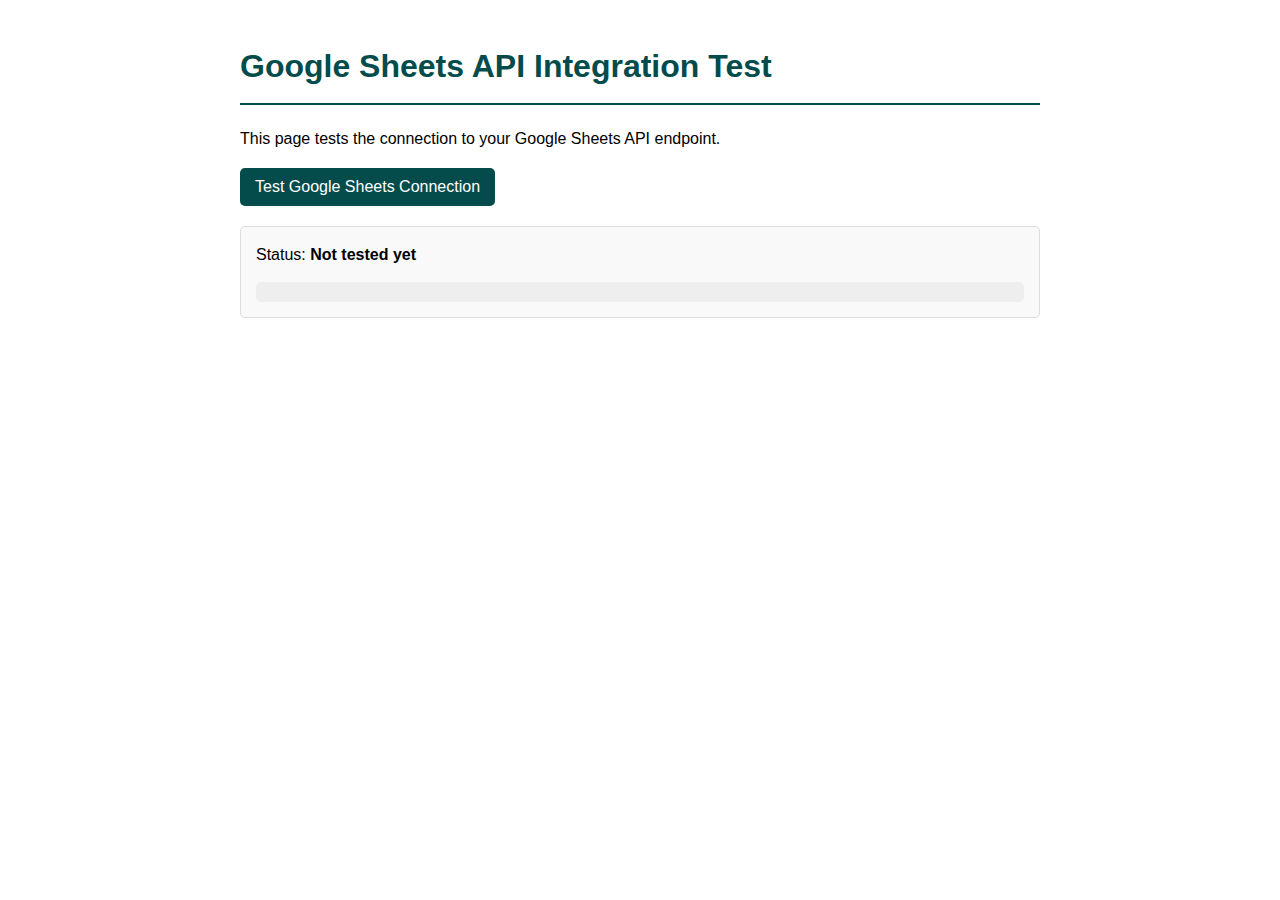
<file: test-sheets-integration.html>
<!DOCTYPE html>
<html lang="en">
<head>
    <meta charset="UTF-8">
    <meta name="viewport" content="width=device-width, initial-scale=1.0">
    <title>Google Sheets API Test</title>
    <style>
        body {
            font-family: Arial, sans-serif;
            line-height: 1.6;
            max-width: 800px;
            margin: 0 auto;
            padding: 20px;
        }
        h1 {
            color: #044c4c;
            border-bottom: 2px solid #044c4c;
            padding-bottom: 10px;
        }
        .container {
            margin-top: 20px;
        }
        #testButton {
            background-color: #044c4c;
            color: white;
            border: none;
            padding: 10px 15px;
            border-radius: 5px;
            cursor: pointer;
            font-size: 16px;
        }
        #testButton:hover {
            background-color: #033535;
        }
        .result {
            margin-top: 20px;
            padding: 15px;
            border: 1px solid #ddd;
            border-radius: 5px;
            background-color: #f9f9f9;
        }
        #status {
            font-weight: bold;
        }
        .success {
            color: green;
        }
        .error {
            color: red;
        }
        #responseData {
            max-height: 300px;
            overflow: auto;
            margin-top: 15px;
            padding: 10px;
            background-color: #eee;
            border-radius: 5px;
            font-family: monospace;
            white-space: pre-wrap;
        }
        #loadingIndicator {
            display: none;
            margin-top: 15px;
        }
        .loader {
            border: 5px solid #f3f3f3;
            border-top: 5px solid #044c4c;
            border-radius: 50%;
            width: 30px;
            height: 30px;
            animation: spin 2s linear infinite;
            display: inline-block;
            vertical-align: middle;
            margin-right: 10px;
        }
        @keyframes spin {
            0% { transform: rotate(0deg); }
            100% { transform: rotate(360deg); }
        }
    </style>
</head>
<body>
    <h1>Google Sheets API Integration Test</h1>
    
    <div class="container">
        <p>This page tests the connection to your Google Sheets API endpoint.</p>
        
        <button id="testButton">Test Google Sheets Connection</button>
        
        <div id="loadingIndicator">
            <div class="loader"></div> Testing connection...
        </div>
        
        <div class="result">
            <div>Status: <span id="status">Not tested yet</span></div>
            <div id="responseData"></div>
        </div>
    </div>
    
    <script>
        document.getElementById('testButton').addEventListener('click', testConnection);
        
        function testConnection() {
            const status = document.getElementById('status');
            const responseData = document.getElementById('responseData');
            const loadingIndicator = document.getElementById('loadingIndicator');
            
            // Reset status
            status.textContent = 'Testing...';
            status.className = '';
            responseData.textContent = '';
            
            // Show loading indicator
            loadingIndicator.style.display = 'block';
            
            // Construct the URL parts for security
            const urlParts = [
                'https://script.google.com/macros/s/',
                'AKfycbyfdSOU43czlvM7P13yMwjG5KQCcpxp3pn1K47JVP_-3ft93qKN364Z9wr5gcZ_lIgXNA/exec'
            ];
            
            // Add a cache buster parameter
            const url = `${urlParts.join('')}?t=${new Date().getTime()}`;
            console.log('Request URL:', url);
            
            // Make the request
            fetch(url, {
                method: 'GET',
                headers: {
                    'Accept': 'application/json',
                    'Cache-Control': 'no-store, must-revalidate',
                    'Pragma': 'no-cache',
                    'Expires': '0'
                },
                mode: 'cors',
                credentials: 'omit'
            })
            .then(response => {
                console.log('Response status:', response.status);
                console.log('Response headers:', response.headers);
                
                if (!response.ok) {
                    throw new Error(`HTTP error! Status: ${response.status}`);
                }
                return response.json();
            })
            .then(data => {
                // Hide loading indicator
                loadingIndicator.style.display = 'none';
                
                // Update status and display data
                status.textContent = 'SUCCESS!';
                status.className = 'success';
                
                // Create a formatted view of the data
                const formattedData = JSON.stringify(data, null, 2);
                responseData.textContent = formattedData;
                
                console.log('API Response:', data);
            })
            .catch(error => {
                // Hide loading indicator
                loadingIndicator.style.display = 'none';
                
                // Update status with error
                status.textContent = `ERROR: ${error.message}`;
                status.className = 'error';
                
                // Add troubleshooting information
                responseData.innerHTML = `
                    <strong>Failed to connect to the Google Sheets API.</strong><br><br>
                    <strong>Troubleshooting steps:</strong><br>
                    1. Make sure you're logged into your Google account<br>
                    2. Check your Google Apps Script deployment settings:<br>
                       - Execute as: "Me" (your Google account)<br>
                       - Who has access: "Anyone"<br>
                    3. Verify that your Google Sheet has the correct structure with columns:<br>
                       - id, title, department, location, salary, jobType, postedDate, description, requirements, active<br>
                    4. Check that the ALLOWED_ORIGINS in your Apps Script includes:<br>
                       - The domain you're accessing from (${window.location.origin})<br>
                    <br>
                    <strong>Error details:</strong> ${error.toString()}<br>
                    <strong>Check the console (F12) for more details.</strong>
                `;
                
                console.error('API Error:', error);
            });
        }
    </script>
</body>
</html>
</file>
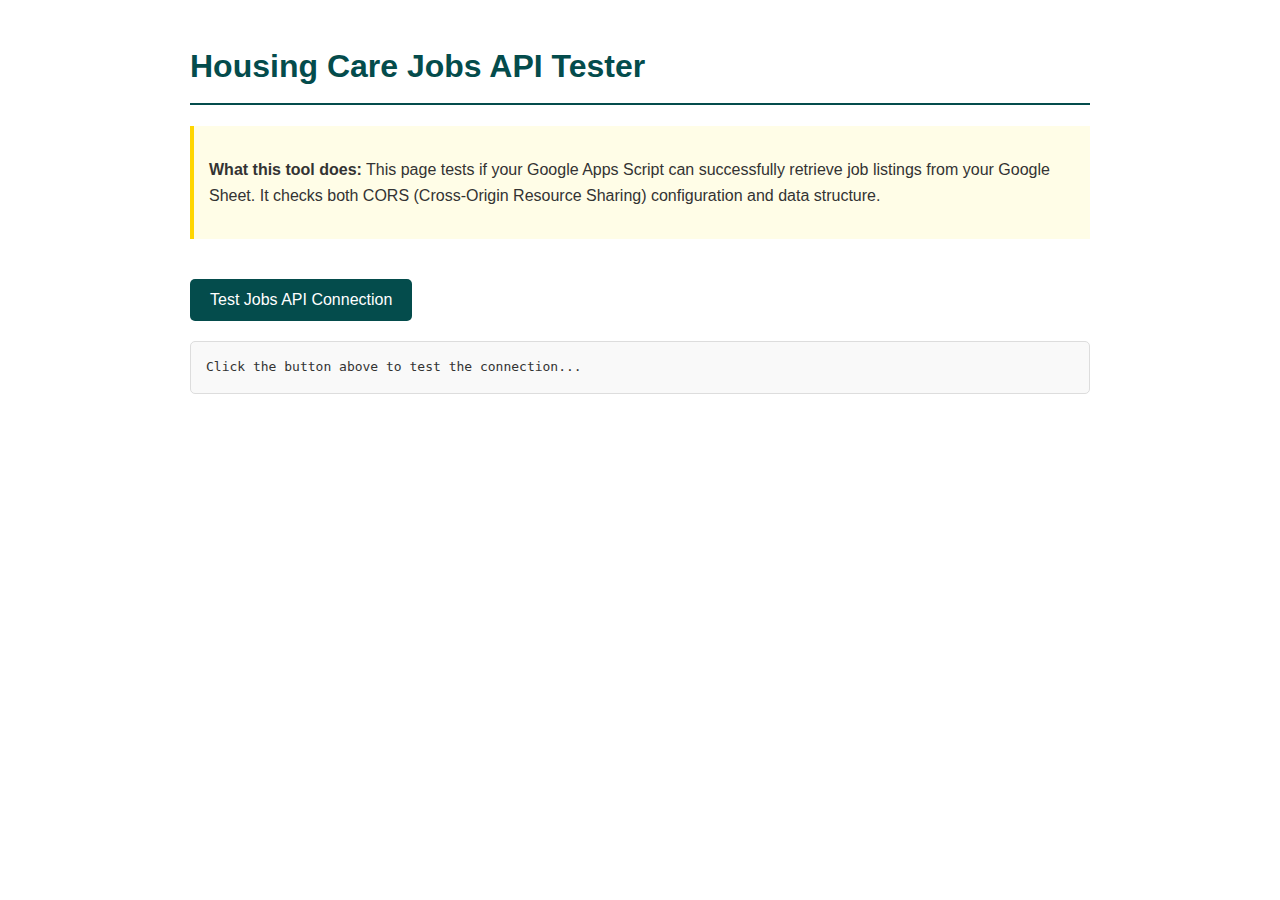
<file: docs/cors-test.html>
<!DOCTYPE html>
<html lang="en">
<head>
    <meta charset="UTF-8">
    <meta name="viewport" content="width=device-width, initial-scale=1.0">
    <title>Housing Care Jobs API Tester</title>
    <style>
        body {
            font-family: Arial, sans-serif;
            max-width: 900px;
            margin: 0 auto;
            padding: 20px;
            line-height: 1.6;
            color: #333;
        }
        h1 {
            color: #044c4c;
            border-bottom: 2px solid #044c4c;
            padding-bottom: 10px;
        }
        button {
            background-color: #044c4c;
            color: white;
            border: none;
            padding: 12px 20px;
            border-radius: 5px;
            cursor: pointer;
            margin: 20px 0;
            font-size: 16px;
            transition: background-color 0.3s;
        }
        button:hover {
            background-color: #033535;
        }
        #result {
            border: 1px solid #ddd;
            padding: 15px;
            border-radius: 5px;
            background-color: #f9f9f9;
            white-space: pre-wrap;
            font-family: monospace;
            max-height: 500px;
            overflow: auto;
        }
        .note {
            background-color: #fffde7;
            padding: 15px;
            border-left: 4px solid #ffd600;
            margin: 20px 0;
        }
        .success {
            background-color: #e8f5e9;
            border-left: 4px solid #4caf50;
        }
        .error {
            background-color: #ffebee;
            border-left: 4px solid #f44336;
        }
        table {
            width: 100%;
            border-collapse: collapse;
            margin-top: 20px;
            display: none;
        }
        table, th, td {
            border: 1px solid #ddd;
        }
        th, td {
            padding: 10px;
            text-align: left;
        }
        th {
            background-color: #f2f2f2;
        }
        tr:nth-child(even) {
            background-color: #f9f9f9;
        }
        .loading {
            display: inline-block;
            width: 20px;
            height: 20px;
            border: 3px solid rgba(0,0,0,0.1);
            border-radius: 50%;
            border-top-color: #044c4c;
            animation: spin 1s ease-in-out infinite;
            margin-right: 10px;
            vertical-align: middle;
        }
        @keyframes spin {
            to { transform: rotate(360deg); }
        }
        #jobsTable {
            margin-top: 30px;
        }
    </style>
</head>
<body>
    <h1>Housing Care Jobs API Tester</h1>
    
    <div class="note">
        <p><strong>What this tool does:</strong> This page tests if your Google Apps Script can successfully retrieve job listings from your Google Sheet. It checks both CORS (Cross-Origin Resource Sharing) configuration and data structure.</p>
    </div>
    
    <button id="testBtn">Test Jobs API Connection</button>
    
    <div id="result">Click the button above to test the connection...</div>
    
    <table id="jobsTable">
        <thead>
            <tr>
                <th>ID</th>
                <th>Title</th>
                <th>Department</th>
                <th>Location</th>
                <th>Salary</th>
                <th>Job Type</th>
                <th>Posted Date</th>
                <th>Active</th>
            </tr>
        </thead>
        <tbody id="jobsData">
            <!-- Job data will be inserted here -->
        </tbody>
    </table>
    
    <script>
        document.getElementById('testBtn').addEventListener('click', function() {
            const result = document.getElementById('result');
            const jobsTable = document.getElementById('jobsTable');
            const jobsData = document.getElementById('jobsData');
            
            // Show loading
            result.innerHTML = '<div class="loading"></div> Testing connection...';
            jobsTable.style.display = 'none';
            
            // Construct the request URL
            const scriptUrl = 'https://script.google.com/macros/s/AKfycbyfdSOU43czlvM7P13yMwjG5KQCcpxp3pn1K47JVP_-3ft93qKN364Z9wr5gcZ_lIgXNA/exec';
            
            // Add cache buster
            const url = `${scriptUrl}?t=${new Date().getTime()}`;
            
            // Log request details
            console.log('Making request to:', url);
            console.log('Current origin:', window.location.origin);
            
            // Make the fetch request
            fetch(url, {
                method: 'GET',
                mode: 'cors',
                credentials: 'omit',
                headers: {
                    'Accept': 'application/json',
                }
            })
            .then(response => {
                console.log('Response status:', response.status);
                
                if (!response.ok) {
                    throw new Error(`HTTP status: ${response.status}`);
                }
                return response.text();
            })
            .then(data => {
                try {
                    // Try to parse as JSON
                    const jsonData = JSON.parse(data);
                    
                    if (jsonData.status === 'success' && jsonData.data && Array.isArray(jsonData.data)) {
                        result.className = 'note success';
                        result.innerHTML = '<strong>SUCCESS!</strong> The API connection is working properly.<br><br>' + 
                                          `Found <strong>${jsonData.data.length} job listings</strong> marked as active.<br><br>` +
                                          'Response data structure:<br>' +
                                          JSON.stringify(jsonData, null, 2);
                        
                        // Display jobs in table if there are any
                        if (jsonData.data.length > 0) {
                            displayJobsTable(jsonData.data);
                        }
                    } else {
                        result.className = 'note';
                        result.textContent = 'Response received but no job data found:\n\n' + JSON.stringify(jsonData, null, 2);
                    }
                    
                    console.log('Parsed JSON data:', jsonData);
                } catch (e) {
                    // If not JSON, show as text
                    result.className = 'note error';
                    result.textContent = 'Response received but not valid JSON:\n\n' + data;
                    console.log('Raw text data:', data);
                }
            })
            .catch(error => {
                console.error('Fetch error:', error);
                result.className = 'note error';
                result.innerHTML = '<strong>ERROR: ' + error.message + '</strong><br><br>' +
                                  '<strong>CORS Issue Detected</strong><br><br>' +
                                  'Possible causes:<br>' +
                                  '1. Your Apps Script ALLOWED_ORIGINS does not include this domain<br>' +
                                  '2. Your Apps Script has not been deployed correctly<br>' +
                                  '3. You need to log into your Google account<br>' +
                                  '4. Your sheet doesn\'t have the JobListings tab<br><br>' +
                                  'Check the browser console (F12) for more details.';
            });
        });
        
        function displayJobsTable(jobs) {
            const jobsTable = document.getElementById('jobsTable');
            const jobsData = document.getElementById('jobsData');
            
            // Clear existing data
            jobsData.innerHTML = '';
            
            // Add each job to the table
            jobs.forEach(job => {
                const row = document.createElement('tr');
                
                row.innerHTML = `
                    <td>${job.id || 'N/A'}</td>
                    <td>${job.title || 'N/A'}</td>
                    <td>${job.department || 'N/A'}</td>
                    <td>${job.location || 'N/A'}</td>
                    <td>${job.salary || 'N/A'}</td>
                    <td>${job.jobType || 'N/A'}</td>
                    <td>${job.postedDate || 'N/A'}</td>
                    <td>${job.active === true ? 'Yes' : 'No'}</td>
                `;
                
                jobsData.appendChild(row);
            });
            
            // Show the table
            jobsTable.style.display = 'table';
        }
    </script>
</body>
</html>
</file>
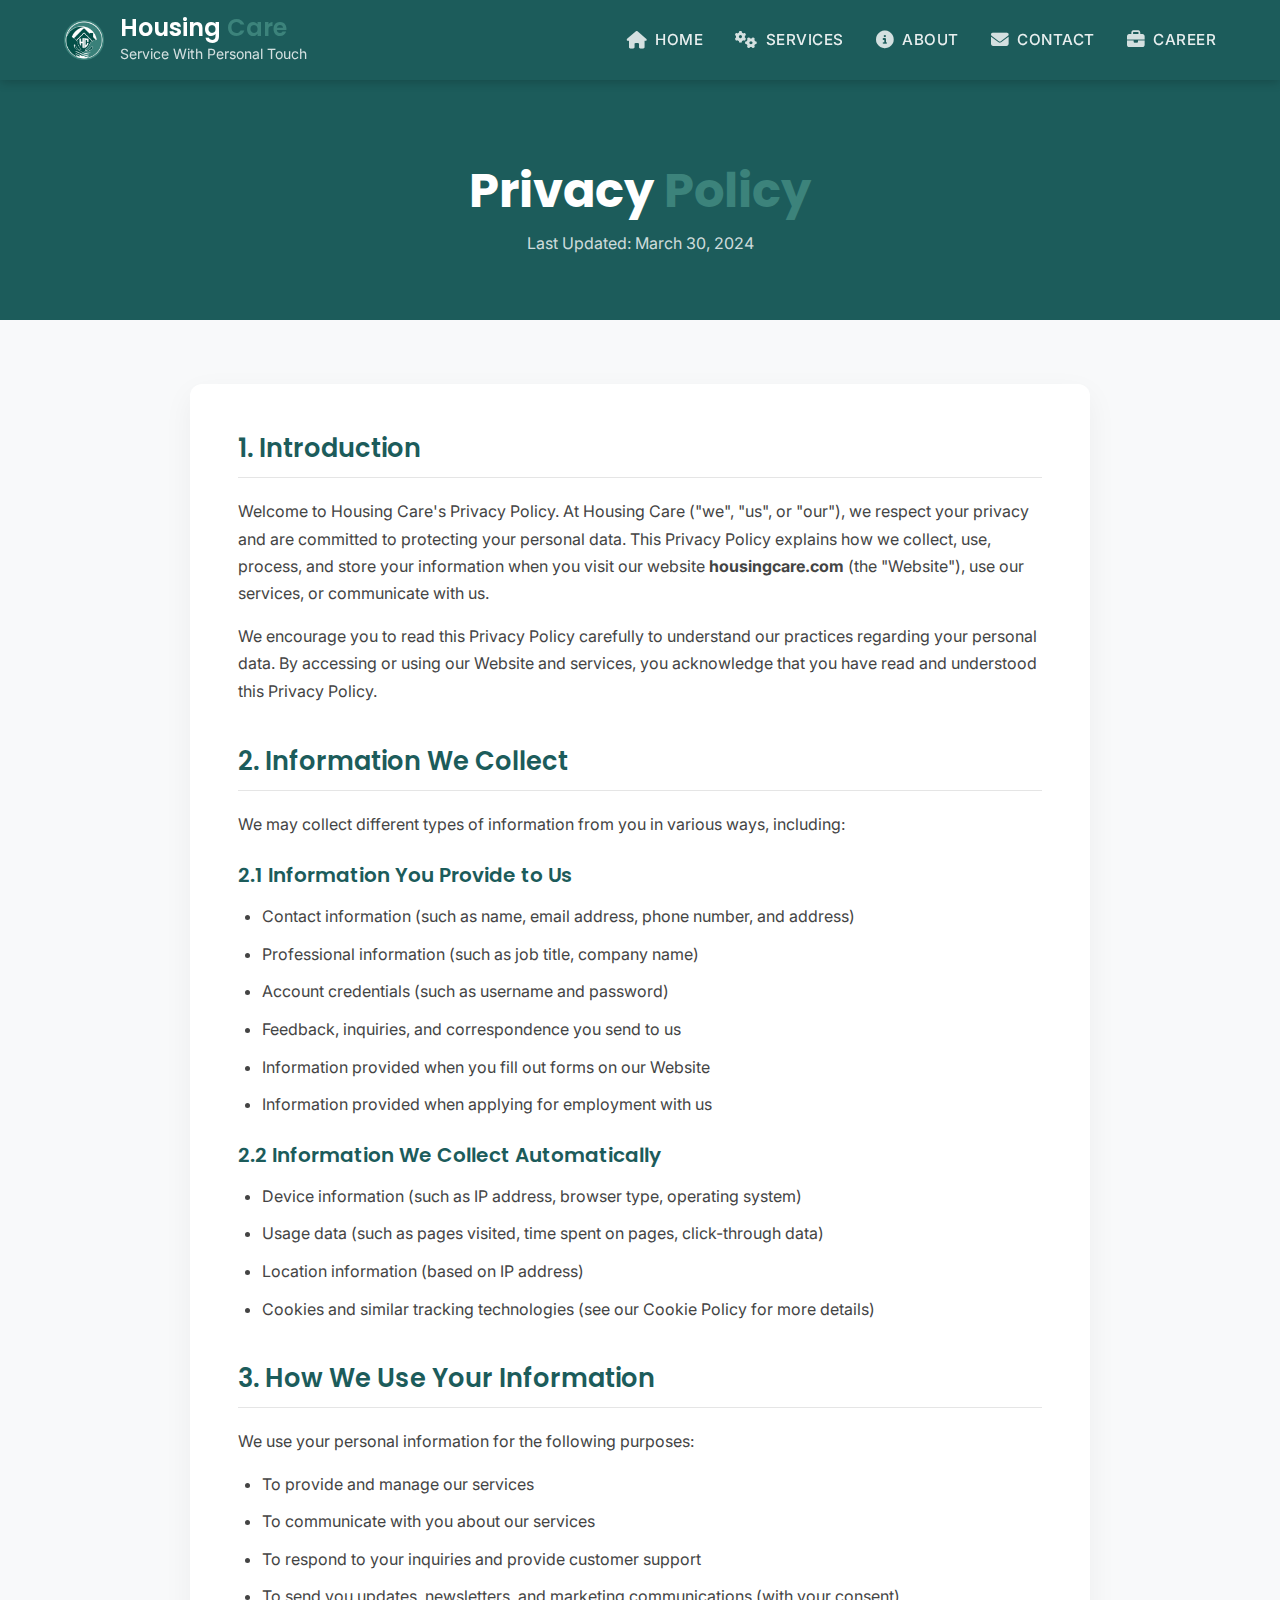
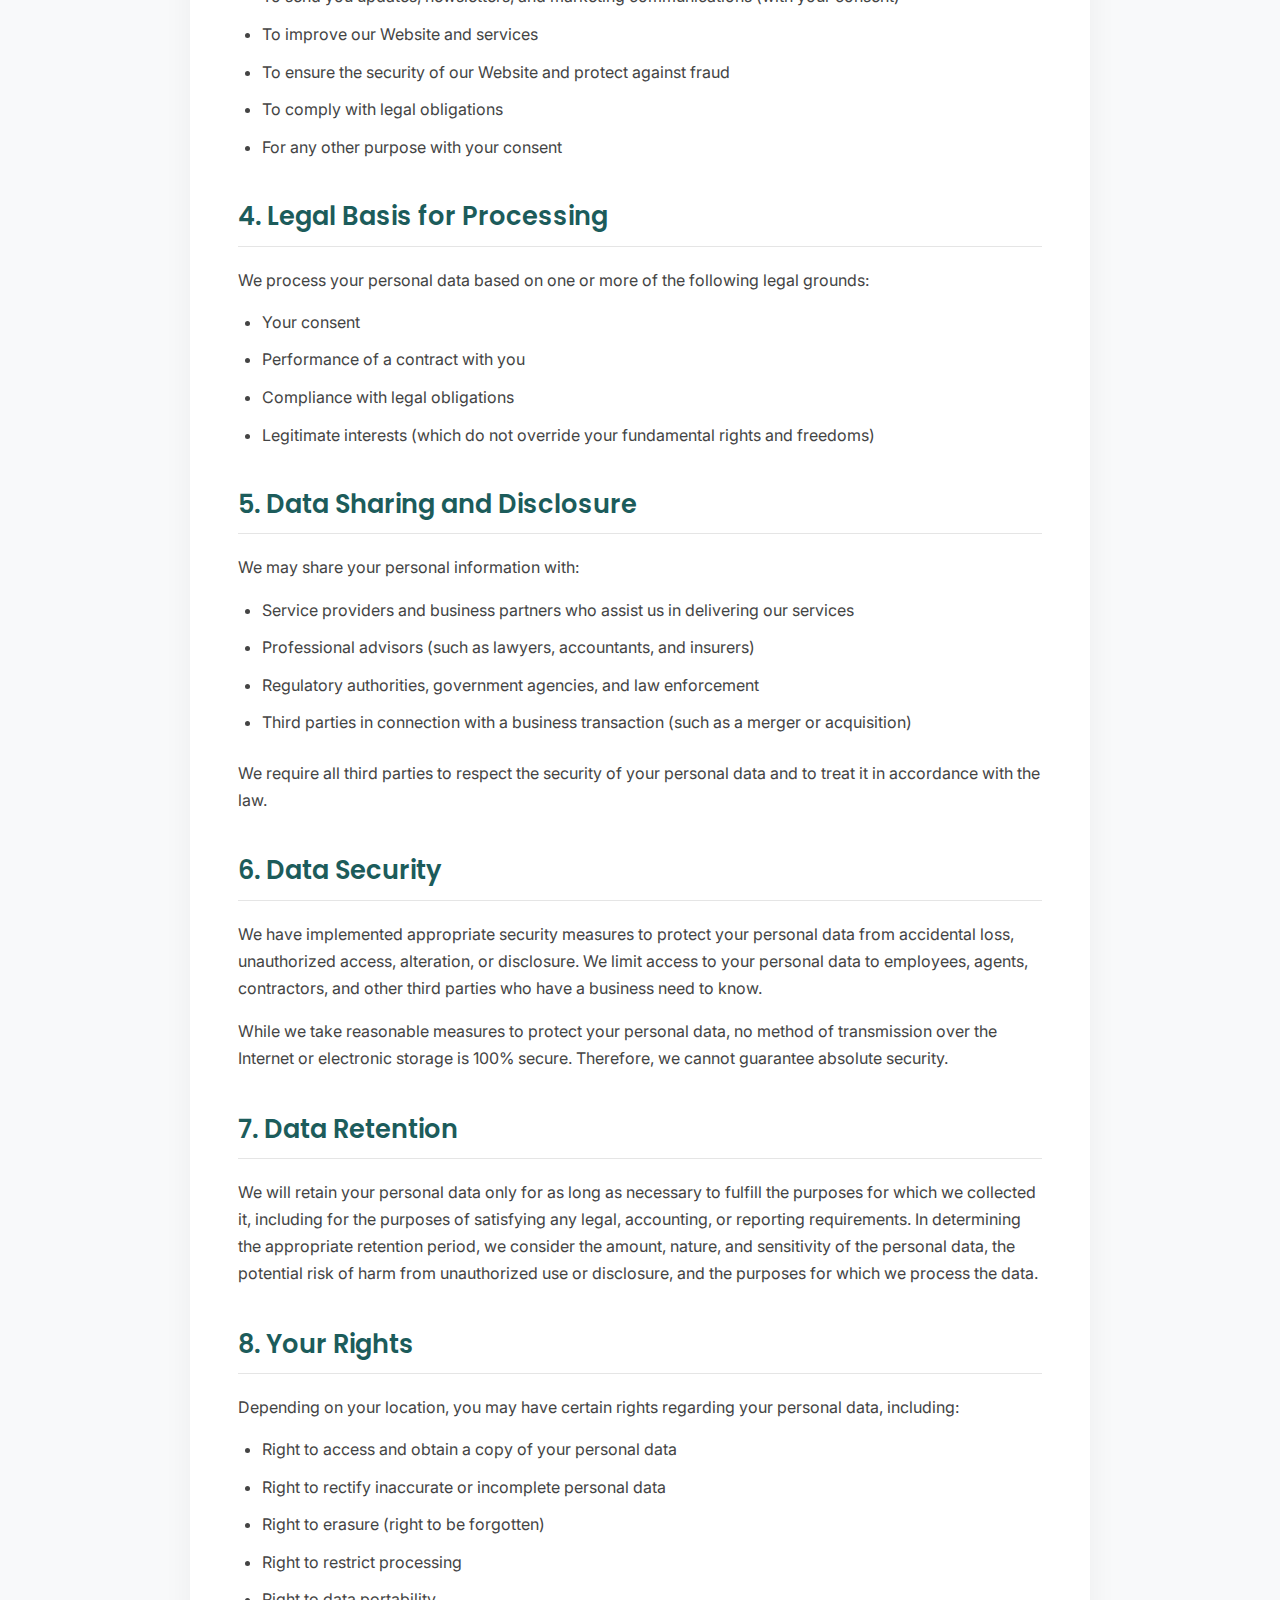
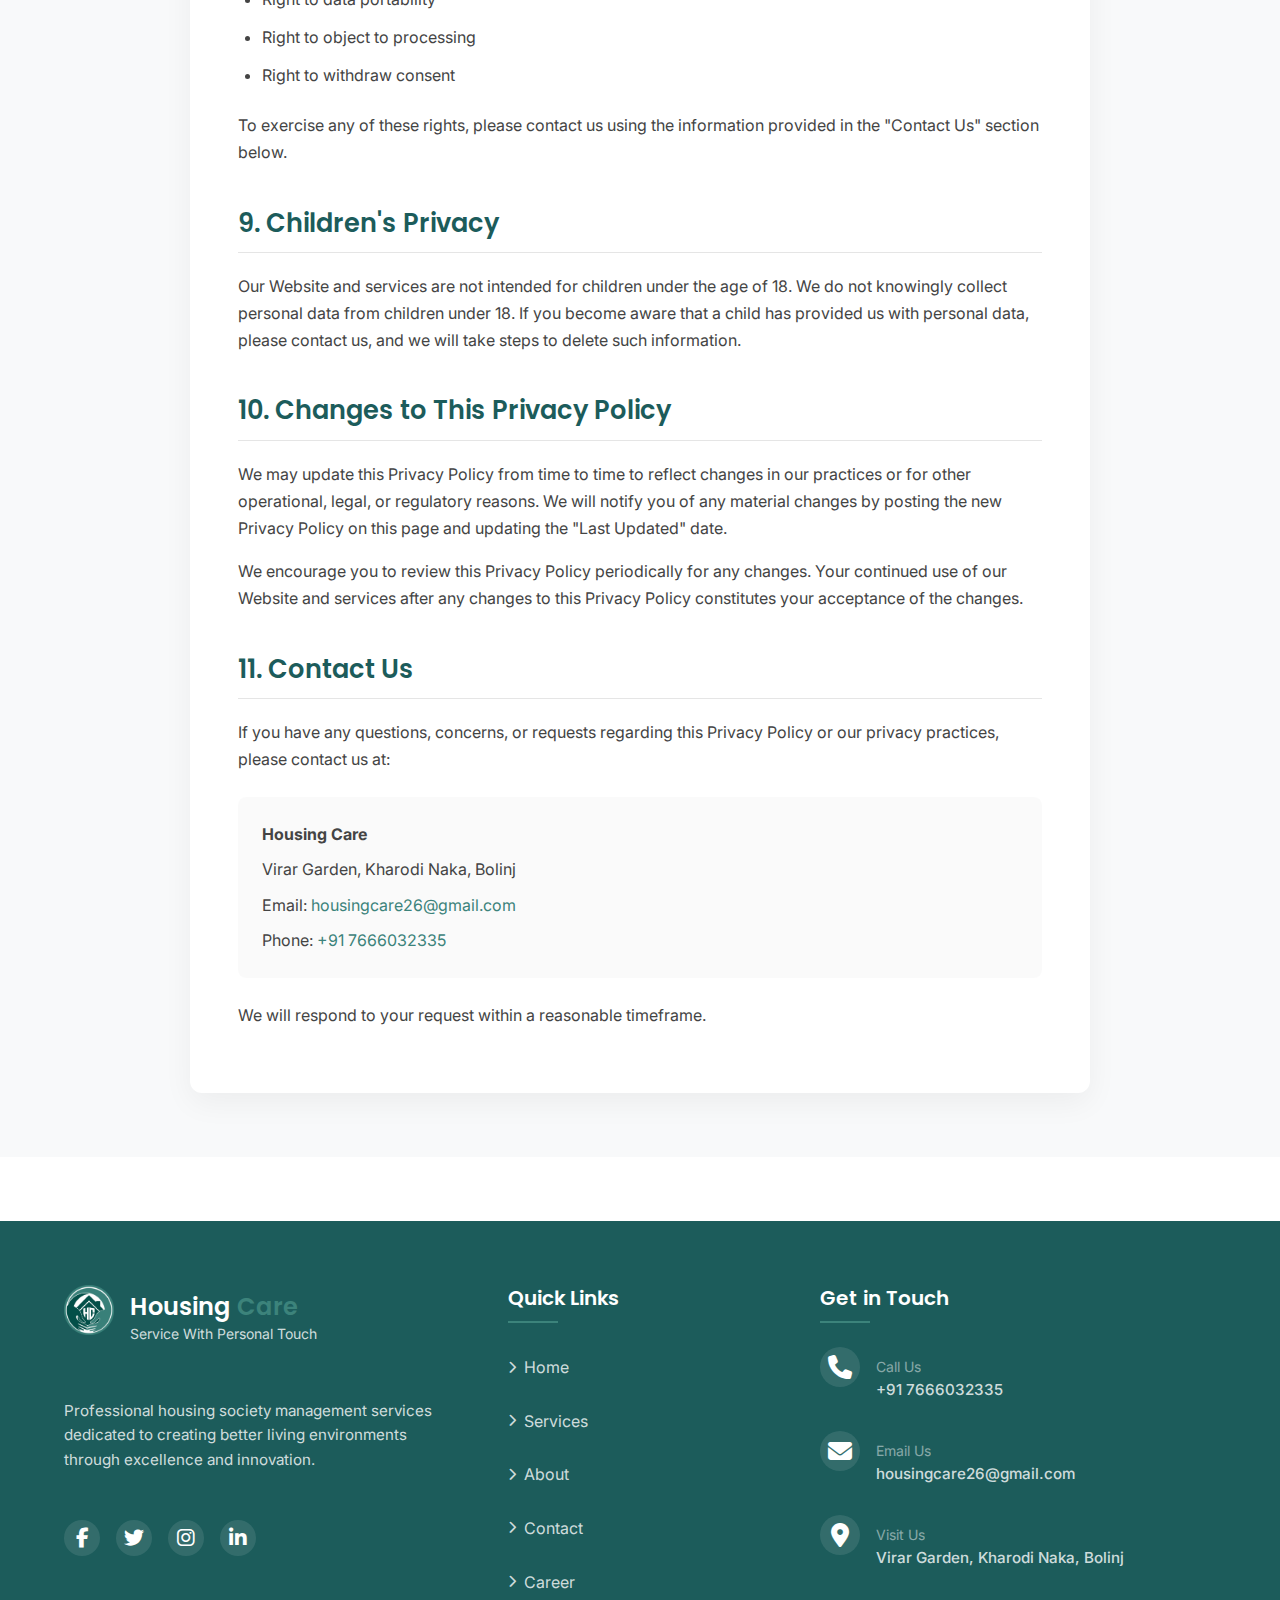
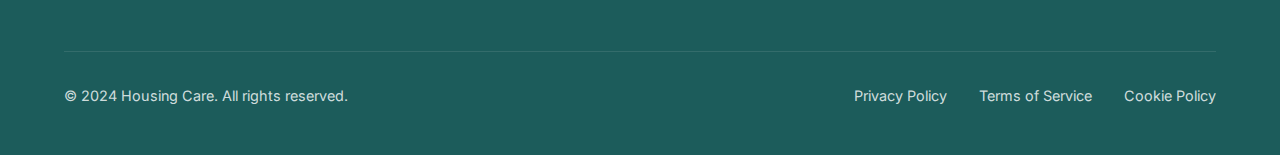
<file: pages/privacy-policy.html>
<!DOCTYPE html>
<html lang="en">
<head>
    <meta charset="UTF-8">
    <meta name="viewport" content="width=device-width, initial-scale=1.0">
    <title>Privacy Policy - Housing Care</title>
    
    <!-- Favicon -->
    <link rel="icon" type="image/png" href="/images/logo.png">
    <link rel="apple-touch-icon" href="/images/logo.png">
    
    <!-- CSS -->
    <link rel="stylesheet" href="/css/normalize.css">
    <link rel="stylesheet" href="/css/main.css">
    <link rel="stylesheet" href="/css/animations.css">
    <link rel="stylesheet" href="/css/responsive.css">
    <link rel="stylesheet" href="/css/navbar.css">
    <link rel="stylesheet" href="/css/footer.css">
    <link rel="stylesheet" href="/css/policy.css">
    
    <!-- Fonts -->
    <link href="https://fonts.googleapis.com/css2?family=Inter:wght@400;500;600;700&family=Poppins:wght@400;500;600;700&display=swap" rel="stylesheet">
    
    <!-- Icons -->
    <link rel="stylesheet" href="https://cdnjs.cloudflare.com/ajax/libs/font-awesome/6.5.1/css/all.min.css">
</head>
<body>
    <!-- Navigation -->
    <div id="navbar-placeholder"></div>

    <!-- Main Content -->
    <main class="main-content">
        <!-- Page Header -->
        <section class="page-header">
            <div class="container">
                <div class="header-content animate-fade-up">
                    <h1>Privacy <span class="accent">Policy</span></h1>
                    <p>Last Updated: March 30, 2024</p>
                </div>
            </div>
        </section>

        <!-- Privacy Policy Content -->
        <section class="policy-content">
            <div class="container">
                <div class="content-wrapper animate-fade-up">
                    <div class="policy-section">
                        <h2>1. Introduction</h2>
                        <p>Welcome to Housing Care's Privacy Policy. At Housing Care ("we", "us", or "our"), we respect your privacy and are committed to protecting your personal data. This Privacy Policy explains how we collect, use, process, and store your information when you visit our website <strong>housingcare.com</strong> (the "Website"), use our services, or communicate with us.</p>
                        <p>We encourage you to read this Privacy Policy carefully to understand our practices regarding your personal data. By accessing or using our Website and services, you acknowledge that you have read and understood this Privacy Policy.</p>
                    </div>

                    <div class="policy-section">
                        <h2>2. Information We Collect</h2>
                        <p>We may collect different types of information from you in various ways, including:</p>
                        
                        <h3>2.1 Information You Provide to Us</h3>
                        <ul>
                            <li>Contact information (such as name, email address, phone number, and address)</li>
                            <li>Professional information (such as job title, company name)</li>
                            <li>Account credentials (such as username and password)</li>
                            <li>Feedback, inquiries, and correspondence you send to us</li>
                            <li>Information provided when you fill out forms on our Website</li>
                            <li>Information provided when applying for employment with us</li>
                        </ul>
                        
                        <h3>2.2 Information We Collect Automatically</h3>
                        <ul>
                            <li>Device information (such as IP address, browser type, operating system)</li>
                            <li>Usage data (such as pages visited, time spent on pages, click-through data)</li>
                            <li>Location information (based on IP address)</li>
                            <li>Cookies and similar tracking technologies (see our Cookie Policy for more details)</li>
                        </ul>
                    </div>

                    <div class="policy-section">
                        <h2>3. How We Use Your Information</h2>
                        <p>We use your personal information for the following purposes:</p>
                        <ul>
                            <li>To provide and manage our services</li>
                            <li>To communicate with you about our services</li>
                            <li>To respond to your inquiries and provide customer support</li>
                            <li>To send you updates, newsletters, and marketing communications (with your consent)</li>
                            <li>To improve our Website and services</li>
                            <li>To ensure the security of our Website and protect against fraud</li>
                            <li>To comply with legal obligations</li>
                            <li>For any other purpose with your consent</li>
                        </ul>
                    </div>

                    <div class="policy-section">
                        <h2>4. Legal Basis for Processing</h2>
                        <p>We process your personal data based on one or more of the following legal grounds:</p>
                        <ul>
                            <li>Your consent</li>
                            <li>Performance of a contract with you</li>
                            <li>Compliance with legal obligations</li>
                            <li>Legitimate interests (which do not override your fundamental rights and freedoms)</li>
                        </ul>
                    </div>

                    <div class="policy-section">
                        <h2>5. Data Sharing and Disclosure</h2>
                        <p>We may share your personal information with:</p>
                        <ul>
                            <li>Service providers and business partners who assist us in delivering our services</li>
                            <li>Professional advisors (such as lawyers, accountants, and insurers)</li>
                            <li>Regulatory authorities, government agencies, and law enforcement</li>
                            <li>Third parties in connection with a business transaction (such as a merger or acquisition)</li>
                        </ul>
                        <p>We require all third parties to respect the security of your personal data and to treat it in accordance with the law.</p>
                    </div>

                    <div class="policy-section">
                        <h2>6. Data Security</h2>
                        <p>We have implemented appropriate security measures to protect your personal data from accidental loss, unauthorized access, alteration, or disclosure. We limit access to your personal data to employees, agents, contractors, and other third parties who have a business need to know.</p>
                        <p>While we take reasonable measures to protect your personal data, no method of transmission over the Internet or electronic storage is 100% secure. Therefore, we cannot guarantee absolute security.</p>
                    </div>

                    <div class="policy-section">
                        <h2>7. Data Retention</h2>
                        <p>We will retain your personal data only for as long as necessary to fulfill the purposes for which we collected it, including for the purposes of satisfying any legal, accounting, or reporting requirements. In determining the appropriate retention period, we consider the amount, nature, and sensitivity of the personal data, the potential risk of harm from unauthorized use or disclosure, and the purposes for which we process the data.</p>
                    </div>

                    <div class="policy-section">
                        <h2>8. Your Rights</h2>
                        <p>Depending on your location, you may have certain rights regarding your personal data, including:</p>
                        <ul>
                            <li>Right to access and obtain a copy of your personal data</li>
                            <li>Right to rectify inaccurate or incomplete personal data</li>
                            <li>Right to erasure (right to be forgotten)</li>
                            <li>Right to restrict processing</li>
                            <li>Right to data portability</li>
                            <li>Right to object to processing</li>
                            <li>Right to withdraw consent</li>
                        </ul>
                        <p>To exercise any of these rights, please contact us using the information provided in the "Contact Us" section below.</p>
                    </div>

                    <div class="policy-section">
                        <h2>9. Children's Privacy</h2>
                        <p>Our Website and services are not intended for children under the age of 18. We do not knowingly collect personal data from children under 18. If you become aware that a child has provided us with personal data, please contact us, and we will take steps to delete such information.</p>
                    </div>

                    <div class="policy-section">
                        <h2>10. Changes to This Privacy Policy</h2>
                        <p>We may update this Privacy Policy from time to time to reflect changes in our practices or for other operational, legal, or regulatory reasons. We will notify you of any material changes by posting the new Privacy Policy on this page and updating the "Last Updated" date.</p>
                        <p>We encourage you to review this Privacy Policy periodically for any changes. Your continued use of our Website and services after any changes to this Privacy Policy constitutes your acceptance of the changes.</p>
                    </div>

                    <div class="policy-section">
                        <h2>11. Contact Us</h2>
                        <p>If you have any questions, concerns, or requests regarding this Privacy Policy or our privacy practices, please contact us at:</p>
                        <div class="contact-details">
                            <p><strong>Housing Care</strong></p>
                            <p>Virar Garden, Kharodi Naka, Bolinj</p>
                            <p>Email: <a href="mailto:housingcare26@gmail.com">housingcare26@gmail.com</a></p>
                            <p>Phone: <a href="tel:+917666032335">+91 7666032335</a></p>
                        </div>
                        <p>We will respond to your request within a reasonable timeframe.</p>
                    </div>
                </div>
            </div>
        </section>

        <!-- Footer -->
        <div id="footer-placeholder"></div>
    </main>

    <!-- Scripts -->
    <script src="https://code.jquery.com/jquery-3.7.1.min.js"></script>
    <script>
        // Load navbar and footer components
        $(document).ready(function() {
            $("#navbar-placeholder").load("/components/navbar.html", function() {
                $.getScript("/js/navigation.js");
            });
            $("#footer-placeholder").load("/components/footer.html");
        });
    </script>
    <script src="/js/main.js"></script>
    <script src="/js/animations.js"></script>
</body>
</html>
</file>
